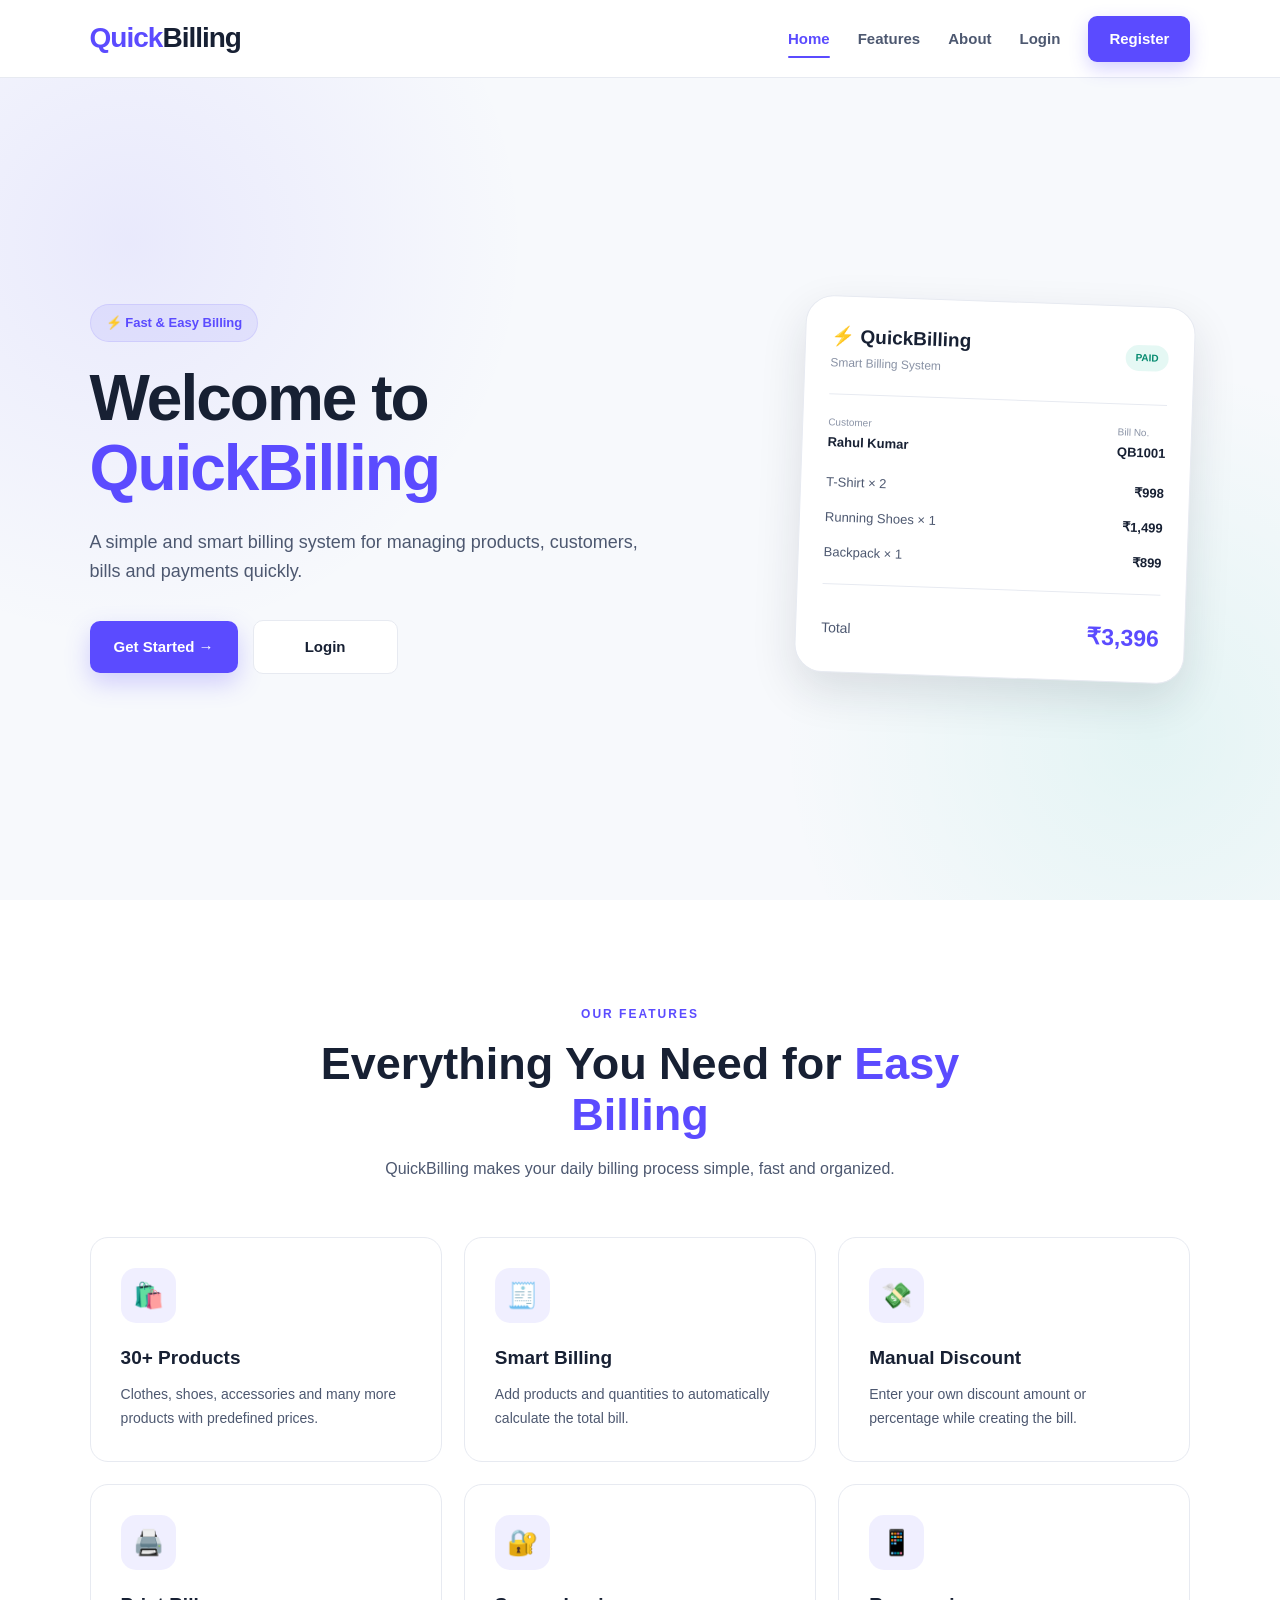
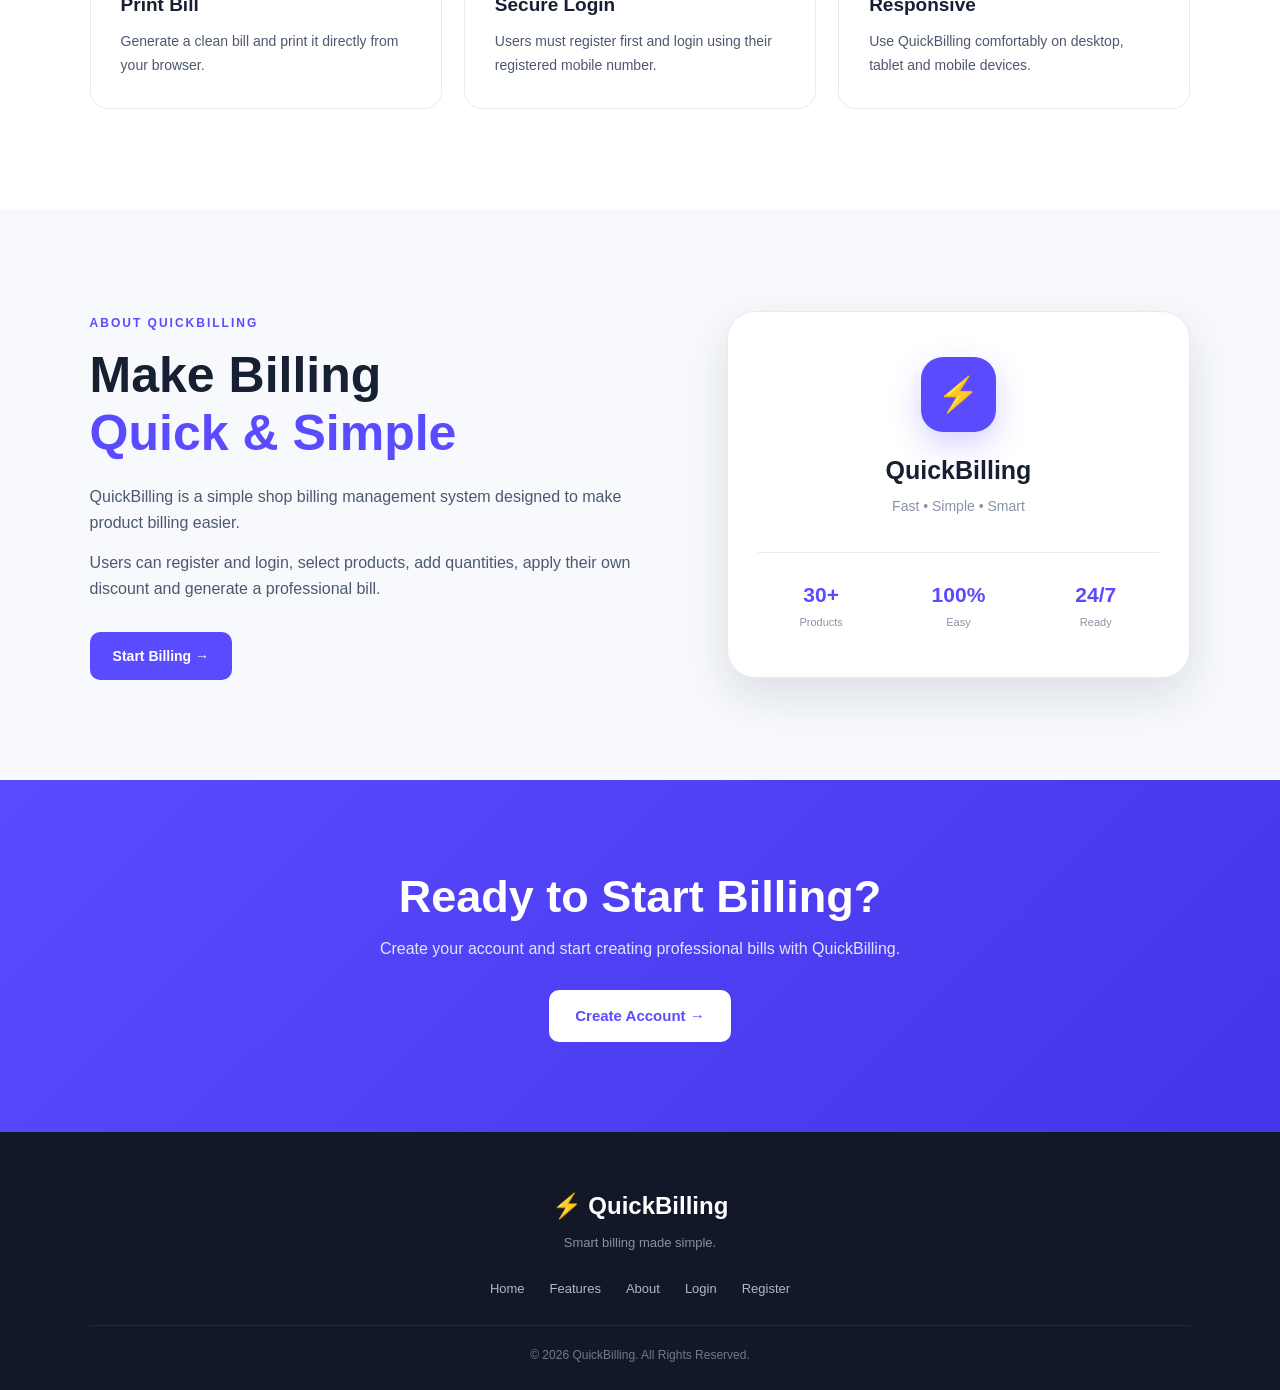
<file: index.html>
<!DOCTYPE html>
<html lang="en">
<head>
    <meta charset="UTF-8">
    <meta name="viewport" content="width=device-width, initial-scale=1.0">

    <title>QuickBilling | Smart Billing System</title>

    <link rel="stylesheet" href="style.css">
</head>

<body>

    <!-- ================= NAVBAR ================= -->

    <header class="navbar">

        <div class="logo">
            <span>Quick</span>Billing
        </div>

        <nav>
            <a href="index.html" class="active">Home</a>
            <a href="#features">Features</a>
            <a href="#about">About</a>
            <a href="login.html">Login</a>
            <a href="register.html" class="register-btn">Register</a>
        </nav>

    </header>


    <!-- ================= HERO SECTION ================= -->

    <section class="hero">

        <div class="hero-content">

            <div class="badge">
                ⚡ Fast & Easy Billing
            </div>

            <h1>
                Welcome to
                <span>QuickBilling</span>
            </h1>

            <p>
                A simple and smart billing system for managing
                products, customers, bills and payments quickly.
            </p>

            <div class="hero-buttons">

                <a href="register.html" class="btn primary-btn">
                    Get Started →
                </a>

                <a href="login.html" class="btn secondary-btn">
                    Login
                </a>

            </div>

        </div>


        <!-- BILL PREVIEW -->

        <div class="bill-preview">

            <div class="bill-top">

                <div>
                    <h3>⚡ QuickBilling</h3>
                    <p>Smart Billing System</p>
                </div>

                <span class="bill-status">
                    PAID
                </span>

            </div>

            <div class="bill-line"></div>

            <div class="customer-info">
                <div>
                    <small>Customer</small>
                    <strong>Rahul Kumar</strong>
                </div>

                <div>
                    <small>Bill No.</small>
                    <strong>QB1001</strong>
                </div>
            </div>


            <div class="bill-products">

                <div class="bill-product">
                    <span>T-Shirt × 2</span>
                    <strong>₹998</strong>
                </div>

                <div class="bill-product">
                    <span>Running Shoes × 1</span>
                    <strong>₹1,499</strong>
                </div>

                <div class="bill-product">
                    <span>Backpack × 1</span>
                    <strong>₹899</strong>
                </div>

            </div>

            <div class="bill-line"></div>

            <div class="bill-total">
                <span>Total</span>
                <strong>₹3,396</strong>
            </div>

        </div>

    </section>


    <!-- ================= FEATURES ================= -->

    <section class="features-section" id="features">

        <div class="section-heading">

            <span>OUR FEATURES</span>

            <h2>
                Everything You Need for
                <strong>Easy Billing</strong>
            </h2>

            <p>
                QuickBilling makes your daily billing process
                simple, fast and organized.
            </p>

        </div>


        <div class="features-container">


            <div class="feature-card">

                <div class="feature-icon">
                    🛍️
                </div>

                <h3>30+ Products</h3>

                <p>
                    Clothes, shoes, accessories and many more
                    products with predefined prices.
                </p>

            </div>


            <div class="feature-card">

                <div class="feature-icon">
                    🧾
                </div>

                <h3>Smart Billing</h3>

                <p>
                    Add products and quantities to automatically
                    calculate the total bill.
                </p>

            </div>


            <div class="feature-card">

                <div class="feature-icon">
                    💸
                </div>

                <h3>Manual Discount</h3>

                <p>
                    Enter your own discount amount or percentage
                    while creating the bill.
                </p>

            </div>


            <div class="feature-card">

                <div class="feature-icon">
                    🖨️
                </div>

                <h3>Print Bill</h3>

                <p>
                    Generate a clean bill and print it directly
                    from your browser.
                </p>

            </div>


            <div class="feature-card">

                <div class="feature-icon">
                    🔐
                </div>

                <h3>Secure Login</h3>

                <p>
                    Users must register first and login using
                    their registered mobile number.
                </p>

            </div>


            <div class="feature-card">

                <div class="feature-icon">
                    📱
                </div>

                <h3>Responsive</h3>

                <p>
                    Use QuickBilling comfortably on desktop,
                    tablet and mobile devices.
                </p>

            </div>

        </div>

    </section>


    <!-- ================= ABOUT ================= -->

    <section class="about-section" id="about">

        <div class="about-content">

            <div class="about-text">

                <span>ABOUT QUICKBILLING</span>

                <h2>
                    Make Billing
                    <strong>Quick & Simple</strong>
                </h2>

                <p>
                    QuickBilling is a simple shop billing management
                    system designed to make product billing easier.
                </p>

                <p>
                    Users can register and login, select products,
                    add quantities, apply their own discount and
                    generate a professional bill.
                </p>

                <a href="register.html" class="about-btn">
                    Start Billing →
                </a>

            </div>


            <div class="about-box">

                <div class="about-logo">
                    ⚡
                </div>

                <h3>QuickBilling</h3>

                <p>
                    Fast • Simple • Smart
                </p>

                <div class="about-stats">

                    <div>
                        <strong>30+</strong>
                        <span>Products</span>
                    </div>

                    <div>
                        <strong>100%</strong>
                        <span>Easy</span>
                    </div>

                    <div>
                        <strong>24/7</strong>
                        <span>Ready</span>
                    </div>

                </div>

            </div>

        </div>

    </section>


    <!-- ================= CALL TO ACTION ================= -->

    <section class="cta-section">

        <div>

            <h2>
                Ready to Start Billing?
            </h2>

            <p>
                Create your account and start creating
                professional bills with QuickBilling.
            </p>

            <a href="register.html" class="cta-btn">
                Create Account →
            </a>

        </div>

    </section>


    <!-- ================= FOOTER ================= -->

    <footer>

        <div class="footer-logo">
            ⚡ QuickBilling
        </div>

        <p>
            Smart billing made simple.
        </p>

        <div class="footer-links">
            <a href="index.html">Home</a>
            <a href="#features">Features</a>
            <a href="#about">About</a>
            <a href="login.html">Login</a>
            <a href="register.html">Register</a>
        </div>

        <div class="footer-bottom">
            © 2026 QuickBilling. All Rights Reserved.
        </div>

    </footer>


</body>
</html>
</file>
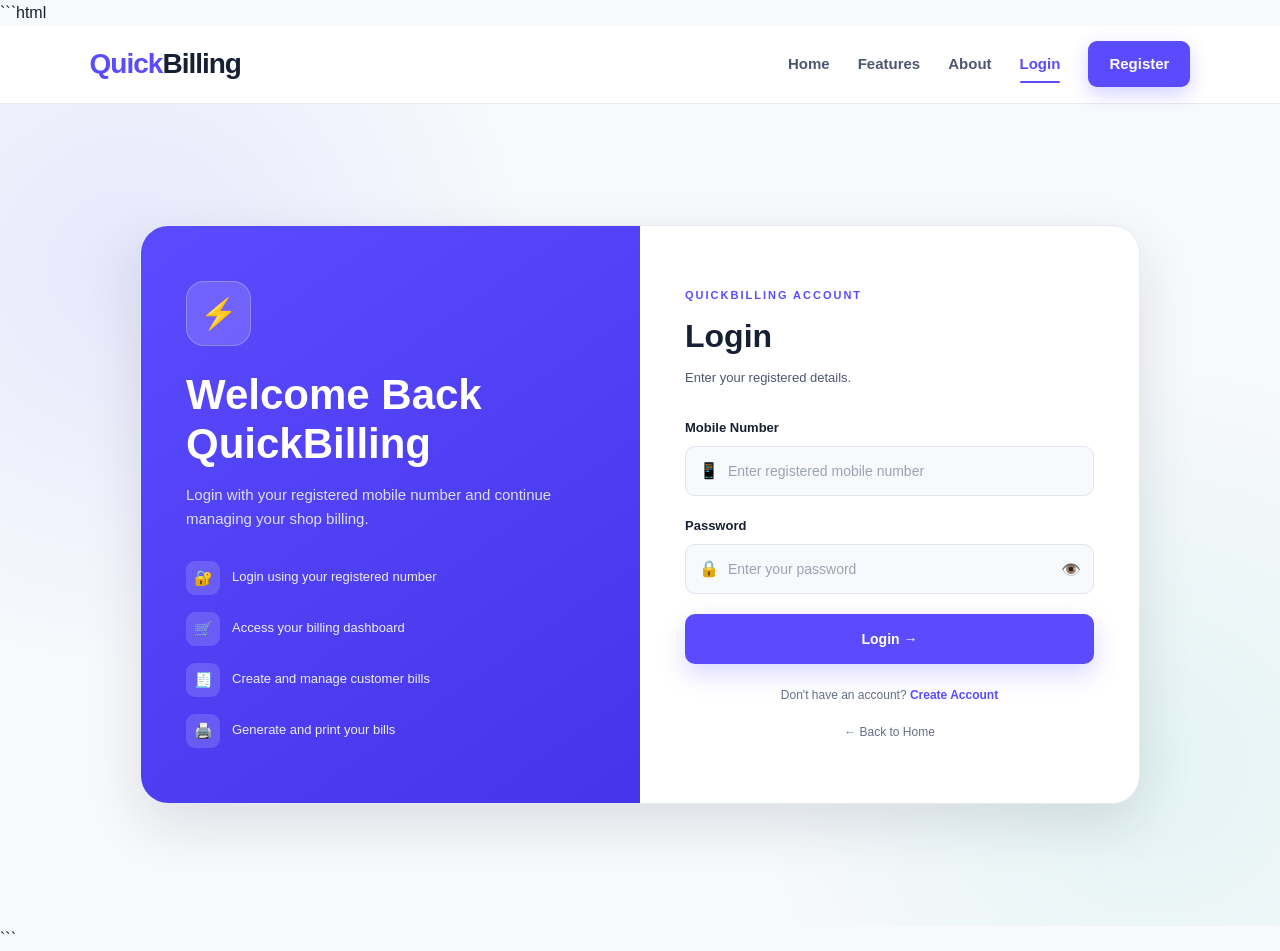
<file: login.html>
```html
<!DOCTYPE html>
<html lang="en">

<head>

    <meta charset="UTF-8">

    <meta
        name="viewport"
        content="width=device-width, initial-scale=1.0"
    >

    <title>Login | QuickBilling</title>

    <link rel="stylesheet" href="style.css">

    <style>

        /* =====================================================
           LOGIN PAGE
        ===================================================== */

        .login-page {

            min-height: calc(100vh - 78px);

            display: flex;

            align-items: center;

            justify-content: center;

            padding: 60px 20px;

            background:
                radial-gradient(
                    circle at 10% 20%,
                    rgba(91, 75, 255, 0.10),
                    transparent 30%
                ),
                radial-gradient(
                    circle at 90% 80%,
                    rgba(0, 184, 148, 0.08),
                    transparent 30%
                );
        }


        /* =====================================================
           LOGIN CONTAINER
        ===================================================== */

        .login-container {

            width: 100%;

            max-width: 1000px;

            display: grid;

            grid-template-columns: 1fr 1fr;

            background: #ffffff;

            border: 1px solid #e7eaf1;

            border-radius: 28px;

            overflow: hidden;

            box-shadow:
                0 20px 55px rgba(23, 32, 51, 0.12);
        }


        /* =====================================================
           LEFT SIDE
        ===================================================== */

        .login-info {

            padding: 55px 45px;

            display: flex;

            flex-direction: column;

            justify-content: center;

            color: #ffffff;

            background:
                linear-gradient(
                    145deg,
                    #5b4bff,
                    #4435e8
                );
        }


        .login-logo {

            width: 65px;

            height: 65px;

            display: flex;

            align-items: center;

            justify-content: center;

            margin-bottom: 25px;

            background:
                rgba(255, 255, 255, 0.15);

            border:
                1px solid rgba(255, 255, 255, 0.25);

            border-radius: 18px;

            font-size: 30px;
        }


        .login-info h1 {

            font-size: 42px;

            line-height: 1.15;

            margin-bottom: 15px;
        }


        .login-info h1 span {

            display: block;

            color: #ffffff;
        }


        .login-info > p {

            max-width: 430px;

            color:
                rgba(255, 255, 255, 0.82);

            font-size: 15px;

            margin-bottom: 30px;
        }


        /* =====================================================
           LOGIN FEATURES
        ===================================================== */

        .login-features {

            display: flex;

            flex-direction: column;

            gap: 17px;
        }


        .login-feature {

            display: flex;

            align-items: center;

            gap: 12px;
        }


        .login-feature-icon {

            width: 34px;

            height: 34px;

            flex-shrink: 0;

            display: flex;

            align-items: center;

            justify-content: center;

            background:
                rgba(255, 255, 255, 0.15);

            border-radius: 9px;

            font-size: 15px;
        }


        .login-feature span {

            color:
                rgba(255, 255, 255, 0.90);

            font-size: 13px;
        }


        /* =====================================================
           RIGHT SIDE
        ===================================================== */

        .login-form-box {

            padding: 55px 45px;

            display: flex;

            flex-direction: column;

            justify-content: center;
        }


        /* =====================================================
           HEADING
        ===================================================== */

        .login-heading {

            margin-bottom: 30px;
        }


        .login-heading span {

            color: #5b4bff;

            font-size: 11px;

            font-weight: 800;

            letter-spacing: 2px;
        }


        .login-heading h2 {

            color: #172033;

            font-size: 32px;

            margin: 7px 0 5px;
        }


        .login-heading p {

            color: #4d5870;

            font-size: 13px;
        }


        /* =====================================================
           INPUT GROUP
        ===================================================== */

        .login-group {

            margin-bottom: 20px;
        }


        .login-group label {

            display: block;

            margin-bottom: 7px;

            color: #172033;

            font-size: 13px;

            font-weight: 700;
        }


        .login-input-wrapper {

            position: relative;
        }


        .login-input-icon {

            position: absolute;

            left: 14px;

            top: 50%;

            transform: translateY(-50%);

            font-size: 16px;

            pointer-events: none;
        }


        .login-group input {

            width: 100%;

            height: 50px;

            padding:
                0 14px 0 42px;

            color: #172033;

            background: #f8f9fc;

            border:
                1px solid #e1e5ed;

            border-radius: 10px;

            outline: none;

            font-family: inherit;

            font-size: 14px;

            transition:
                border-color 0.3s ease,
                box-shadow 0.3s ease,
                background 0.3s ease;
        }


        .login-group input:focus {

            background: #ffffff;

            border-color: #5b4bff;

            box-shadow:
                0 0 0 4px
                rgba(91, 75, 255, 0.10);
        }


        .login-group input::placeholder {

            color: #9ba3b3;
        }


        /* =====================================================
           PASSWORD
        ===================================================== */

        .login-password-wrapper input {

            padding-right: 50px;
        }


        .login-show-password {

            position: absolute;

            right: 13px;

            top: 50%;

            transform: translateY(-50%);

            border: none;

            background: transparent;

            cursor: pointer;

            font-size: 16px;
        }


        /* =====================================================
           ERROR MESSAGE
        ===================================================== */

        .login-error {

            display: none;

            padding: 12px;

            margin-bottom: 18px;

            color: #c62828;

            background: #fff0f0;

            border:
                1px solid #ffd0d0;

            border-radius: 9px;

            text-align: center;

            font-size: 12px;

            font-weight: 700;
        }


        .login-error.show {

            display: block;
        }


        /* =====================================================
           SUCCESS MESSAGE
        ===================================================== */

        .login-success {

            display: none;

            padding: 12px;

            margin-bottom: 18px;

            color: #087f5b;

            background: #e9f9f3;

            border:
                1px solid #bcebdc;

            border-radius: 9px;

            text-align: center;

            font-size: 12px;

            font-weight: 700;
        }


        .login-success.show {

            display: block;
        }


        /* =====================================================
           LOGIN BUTTON
        ===================================================== */

        .login-submit {

            width: 100%;

            height: 50px;

            border: none;

            color: #ffffff;

            background: #5b4bff;

            border-radius: 10px;

            cursor: pointer;

            font-family: inherit;

            font-size: 14px;

            font-weight: 800;

            box-shadow:
                0 10px 24px
                rgba(91, 75, 255, 0.22);

            transition:
                background 0.3s ease,
                transform 0.3s ease,
                box-shadow 0.3s ease;
        }


        .login-submit:hover {

            background: #4435e8;

            transform: translateY(-2px);

            box-shadow:
                0 14px 28px
                rgba(91, 75, 255, 0.30);
        }


        .login-submit:active {

            transform: translateY(0);
        }


        /* =====================================================
           REGISTER LINK
        ===================================================== */

        .register-link {

            margin-top: 22px;

            text-align: center;

            color: #667085;

            font-size: 12px;
        }


        .register-link a {

            color: #5b4bff;

            font-weight: 800;
        }


        /* =====================================================
           HOME LINK
        ===================================================== */

        .back-home {

            margin-top: 18px;

            text-align: center;
        }


        .back-home a {

            color: #667085;

            font-size: 12px;

            transition: color 0.3s ease;
        }


        .back-home a:hover {

            color: #5b4bff;
        }


        /* =====================================================
           MOBILE
        ===================================================== */

        @media (max-width: 800px) {

            .login-container {

                grid-template-columns: 1fr;
            }


            .login-info {

                padding: 40px 30px;
            }


            .login-info h1 {

                font-size: 34px;
            }


            .login-form-box {

                padding: 40px 30px;
            }
        }


        @media (max-width: 500px) {

            .login-page {

                padding: 35px 15px;
            }


            .login-container {

                border-radius: 20px;
            }


            .login-info {

                padding: 35px 25px;
            }


            .login-info h1 {

                font-size: 30px;
            }


            .login-info > p {

                font-size: 13px;
            }


            .login-form-box {

                padding: 35px 25px;
            }


            .login-heading h2 {

                font-size: 27px;
            }
        }

    </style>

</head>


<body>


    <!-- =====================================================
         NAVBAR
    ===================================================== -->

    <header class="navbar">

        <div class="logo">

            <span>Quick</span>Billing

        </div>


        <nav>

            <a href="index.html">
                Home
            </a>

            <a href="index.html#features">
                Features
            </a>

            <a href="index.html#about">
                About
            </a>

            <a
                href="login.html"
                class="active"
            >
                Login
            </a>

            <a
                href="register.html"
                class="register-btn"
            >
                Register
            </a>

        </nav>

    </header>


    <!-- =====================================================
         LOGIN PAGE
    ===================================================== -->

    <main class="login-page">

        <div class="login-container">


            <!-- =================================================
                 LEFT INFORMATION
            ================================================= -->

            <section class="login-info">

                <div class="login-logo">
                    ⚡
                </div>


                <h1>

                    Welcome Back

                    <span>QuickBilling</span>

                </h1>


                <p>

                    Login with your registered mobile number
                    and continue managing your shop billing.

                </p>


                <div class="login-features">


                    <div class="login-feature">

                        <div class="login-feature-icon">
                            🔐
                        </div>

                        <span>
                            Login using your registered number
                        </span>

                    </div>


                    <div class="login-feature">

                        <div class="login-feature-icon">
                            🛒
                        </div>

                        <span>
                            Access your billing dashboard
                        </span>

                    </div>


                    <div class="login-feature">

                        <div class="login-feature-icon">
                            🧾
                        </div>

                        <span>
                            Create and manage customer bills
                        </span>

                    </div>


                    <div class="login-feature">

                        <div class="login-feature-icon">
                            🖨️
                        </div>

                        <span>
                            Generate and print your bills
                        </span>

                    </div>


                </div>

            </section>


            <!-- =================================================
                 LOGIN FORM
            ================================================= -->

            <section class="login-form-box">


                <div class="login-heading">

                    <span>
                        QUICKBILLING ACCOUNT
                    </span>


                    <h2>
                        Login
                    </h2>


                    <p>
                        Enter your registered details.
                    </p>

                </div>


                <!-- ERROR -->

                <div
                    id="loginError"
                    class="login-error"
                >
                    Invalid Number or Password.
                </div>


                <!-- SUCCESS -->

                <div
                    id="loginSuccess"
                    class="login-success"
                >
                    Login successful! Opening billing...
                </div>


                <!-- FORM -->

                <form
                    id="loginForm"
                    novalidate
                >


                    <!-- MOBILE -->

                    <div class="login-group">

                        <label for="loginMobile">
                            Mobile Number
                        </label>


                        <div class="login-input-wrapper">

                            <span class="login-input-icon">
                                📱
                            </span>


                            <input
                                type="tel"
                                id="loginMobile"
                                placeholder="Enter registered mobile number"
                                maxlength="10"
                                inputmode="numeric"
                                autocomplete="tel"
                            >

                        </div>

                    </div>


                    <!-- PASSWORD -->

                    <div class="login-group">

                        <label for="loginPassword">
                            Password
                        </label>


                        <div
                            class="login-input-wrapper login-password-wrapper"
                        >

                            <span class="login-input-icon">
                                🔒
                            </span>


                            <input
                                type="password"
                                id="loginPassword"
                                placeholder="Enter your password"
                                autocomplete="current-password"
                            >


                            <button
                                type="button"
                                id="loginShowPassword"
                                class="login-show-password"
                                aria-label="Show password"
                            >
                                👁️
                            </button>

                        </div>

                    </div>


                    <!-- LOGIN BUTTON -->

                    <button
                        type="submit"
                        class="login-submit"
                    >
                        Login →
                    </button>


                    <!-- REGISTER -->

                    <div class="register-link">

                        Don't have an account?

                        <a href="register.html">
                            Create Account
                        </a>

                    </div>


                    <!-- HOME -->

                    <div class="back-home">

                        <a href="index.html">
                            ← Back to Home
                        </a>

                    </div>


                </form>

            </section>

        </div>

    </main>


    <!-- =====================================================
         JAVASCRIPT
    ===================================================== -->

    <script>

        /* =====================================================
           ELEMENTS
        ===================================================== */

        const loginForm =
            document.getElementById("loginForm");

        const loginMobile =
            document.getElementById("loginMobile");

        const loginPassword =
            document.getElementById("loginPassword");

        const loginError =
            document.getElementById("loginError");

        const loginSuccess =
            document.getElementById("loginSuccess");

        const loginShowPassword =
            document.getElementById("loginShowPassword");


        /* =====================================================
           MOBILE NUMBER
           ONLY NUMBERS
        ===================================================== */

        loginMobile.addEventListener(
            "input",
            function () {

                this.value =
                    this.value.replace(/\D/g, "");

            }
        );


        /* =====================================================
           SHOW / HIDE PASSWORD
        ===================================================== */

        loginShowPassword.addEventListener(
            "click",
            function () {

                if (
                    loginPassword.type === "password"
                ) {

                    loginPassword.type = "text";

                    this.textContent = "🙈";

                } else {

                    loginPassword.type = "password";

                    this.textContent = "👁️";

                }

            }
        );


        /* =====================================================
           LOGIN
        ===================================================== */

        loginForm.addEventListener(
            "submit",
            function (event) {

                event.preventDefault();


                /* Hide previous messages */

                loginError.classList.remove("show");

                loginSuccess.classList.remove("show");


                const mobileValue =
                    loginMobile.value.trim();

                const passwordValue =
                    loginPassword.value;


                /* =================================================
                   CHECK USER REGISTRATION
                ================================================= */

                const savedUser =
                    localStorage.getItem(
                        "quickBillingUser"
                    );


                if (!savedUser) {

                    loginError.textContent =
                        "No account found. Please register first.";

                    loginError.classList.add("show");

                    return;
                }


                /* =================================================
                   READ USER DATA
                ================================================= */

                let userData;


                try {

                    userData =
                        JSON.parse(savedUser);

                } catch (error) {

                    loginError.textContent =
                        "Account data is invalid. Please register again.";

                    loginError.classList.add("show");

                    return;
                }


                /* =================================================
                   MOBILE VALIDATION
                ================================================= */

                const mobilePattern =
                    /^[6-9][0-9]{9}$/;


                if (
                    !mobilePattern.test(mobileValue)
                ) {

                    loginError.textContent =
                        "Please enter a valid 10 digit mobile number.";

                    loginError.classList.add("show");

                    return;
                }


                /* =================================================
                   LOGIN CHECK
                ================================================= */

                if (
                    mobileValue === userData.mobile &&
                    passwordValue === userData.password
                ) {


                    /* Save login status */

                    localStorage.setItem(
                        "quickBillingLoggedIn",
                        "true"
                    );


                    /* Save current user */

                    localStorage.setItem(
                        "quickBillingCurrentUser",
                        JSON.stringify(userData)
                    );


                    /* Show success */

                    loginSuccess.classList.add("show");


                    /* Open billing page */

                    setTimeout(
                        function () {

                            window.location.href =
                                "billing.html";

                        },
                        800
                    );


                } else {


                    /* Wrong login */

                    loginError.textContent =
                        "Invalid Number or Password.";

                    loginError.classList.add("show");

                }

            }
        );

    </script>


</body>

</html>
```
</file>
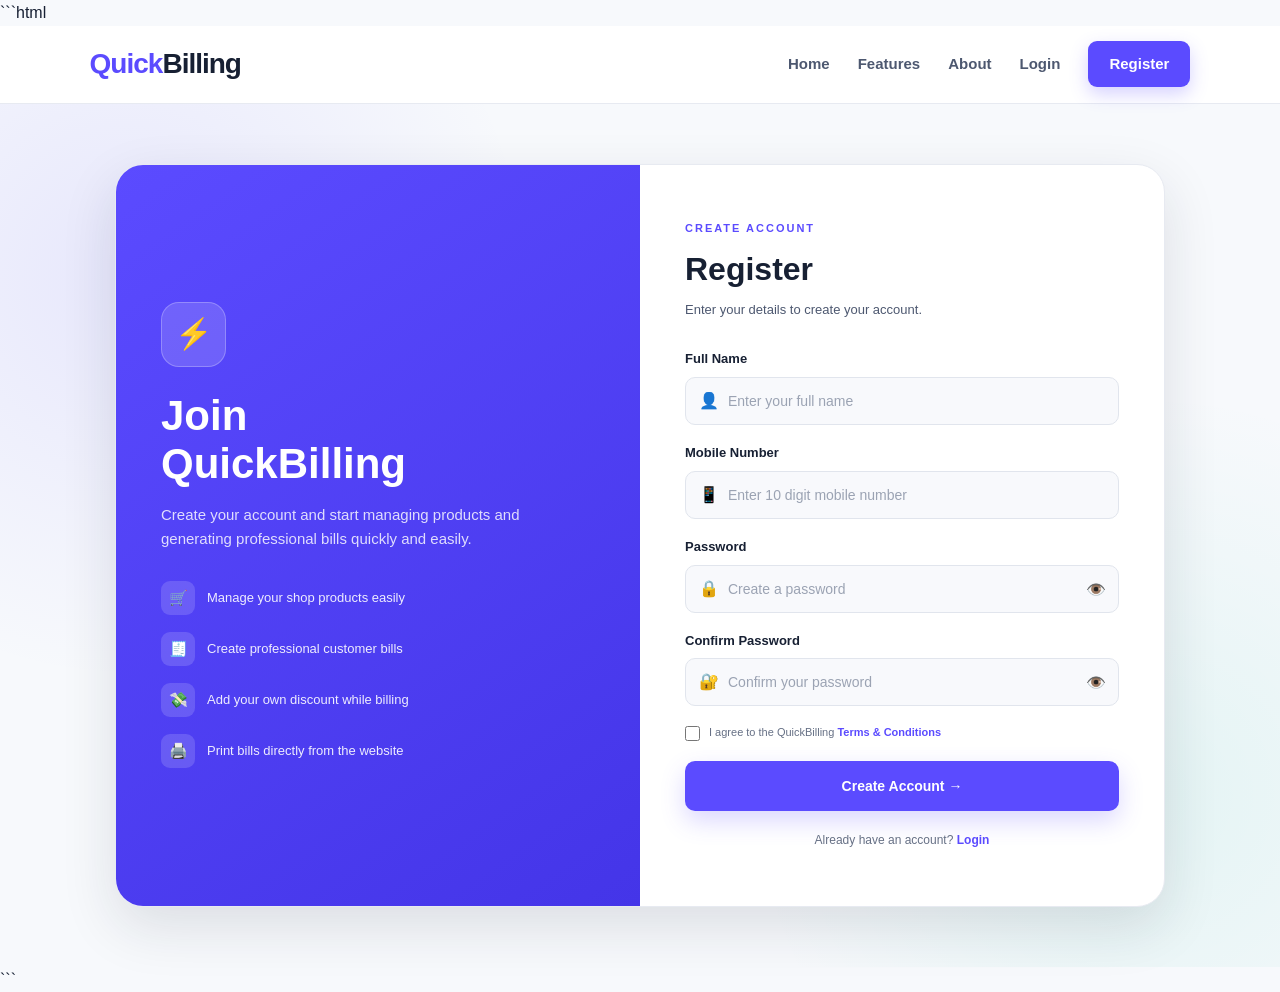
<file: register.html>
```html
<!DOCTYPE html>
<html lang="en">
<head>
    <meta charset="UTF-8">
    <meta name="viewport" content="width=device-width, initial-scale=1.0">

    <title>Register | QuickBilling</title>

    <link rel="stylesheet" href="style.css">

    <style>
        /* =====================================================
           REGISTER PAGE
        ===================================================== */

        .register-page {
            min-height: calc(100vh - 78px);

            display: flex;
            align-items: center;
            justify-content: center;

            padding: 60px 20px;

            background:
                radial-gradient(
                    circle at 10% 20%,
                    rgba(91, 75, 255, 0.10),
                    transparent 30%
                ),
                radial-gradient(
                    circle at 90% 80%,
                    rgba(0, 184, 148, 0.08),
                    transparent 30%
                );
        }

        .register-container {
            width: 100%;
            max-width: 1050px;

            display: grid;
            grid-template-columns: 1fr 1fr;

            background: #ffffff;

            border: 1px solid #e7eaf1;

            border-radius: 28px;

            overflow: hidden;

            box-shadow: 0 20px 55px rgba(23, 32, 51, 0.12);
        }


        /* =====================================================
           LEFT SIDE
        ===================================================== */

        .register-info {
            padding: 55px 45px;

            display: flex;
            flex-direction: column;
            justify-content: center;

            color: #ffffff;

            background:
                linear-gradient(
                    145deg,
                    #5b4bff,
                    #4435e8
                );
        }

        .register-logo {
            width: 65px;
            height: 65px;

            display: flex;
            align-items: center;
            justify-content: center;

            margin-bottom: 25px;

            background: rgba(255, 255, 255, 0.15);

            border: 1px solid rgba(255, 255, 255, 0.25);

            border-radius: 18px;

            font-size: 30px;
        }

        .register-info h1 {
            font-size: 42px;

            line-height: 1.15;

            margin-bottom: 15px;
        }

        .register-info h1 span {
            display: block;

            color: #ffffff;
        }

        .register-info > p {
            max-width: 430px;

            color: rgba(255, 255, 255, 0.82);

            font-size: 15px;

            margin-bottom: 30px;
        }


        /* Features */

        .register-features {
            display: flex;
            flex-direction: column;

            gap: 17px;
        }

        .register-feature {
            display: flex;

            align-items: center;

            gap: 12px;
        }

        .register-feature-icon {
            width: 34px;
            height: 34px;

            flex-shrink: 0;

            display: flex;
            align-items: center;
            justify-content: center;

            background: rgba(255, 255, 255, 0.15);

            border-radius: 9px;

            font-size: 15px;
        }

        .register-feature span {
            color: rgba(255, 255, 255, 0.90);

            font-size: 13px;
        }


        /* =====================================================
           RIGHT SIDE FORM
        ===================================================== */

        .register-form-box {
            padding: 55px 45px;

            display: flex;
            flex-direction: column;
            justify-content: center;
        }

        .form-heading {
            margin-bottom: 28px;
        }

        .form-heading span {
            color: #5b4bff;

            font-size: 11px;
            font-weight: 800;

            letter-spacing: 2px;
        }

        .form-heading h2 {
            color: #172033;

            font-size: 32px;

            margin: 7px 0 5px;
        }

        .form-heading p {
            color: #4d5870;

            font-size: 13px;
        }


        /* =====================================================
           FORM GROUP
        ===================================================== */

        .form-group {
            margin-bottom: 18px;
        }

        .form-group label {
            display: block;

            margin-bottom: 7px;

            color: #172033;

            font-size: 13px;
            font-weight: 700;
        }

        .input-wrapper {
            position: relative;
        }

        .input-icon {
            position: absolute;

            left: 14px;
            top: 50%;

            transform: translateY(-50%);

            font-size: 16px;

            pointer-events: none;
        }

        .form-group input {
            width: 100%;

            height: 48px;

            padding: 0 14px 0 42px;

            color: #172033;

            background: #f8f9fc;

            border: 1px solid #e1e5ed;

            border-radius: 10px;

            outline: none;

            font-family: inherit;
            font-size: 14px;

            transition:
                border-color 0.3s ease,
                box-shadow 0.3s ease,
                background 0.3s ease;
        }

        .form-group input:focus {
            background: #ffffff;

            border-color: #5b4bff;

            box-shadow: 0 0 0 4px rgba(91, 75, 255, 0.10);
        }

        .form-group input::placeholder {
            color: #9ba3b3;
        }


        /* =====================================================
           PASSWORD
        ===================================================== */

        .password-wrapper input {
            padding-right: 48px;
        }

        .show-password {
            position: absolute;

            right: 13px;
            top: 50%;

            transform: translateY(-50%);

            border: none;

            background: transparent;

            cursor: pointer;

            font-size: 16px;
        }


        /* =====================================================
           ERROR MESSAGE
        ===================================================== */

        .error-message {
            display: none;

            margin-top: 5px;

            color: #e53935;

            font-size: 11px;
        }

        .error-message.show {
            display: block;
        }


        /* =====================================================
           TERMS
        ===================================================== */

        .terms {
            display: flex;

            align-items: flex-start;

            gap: 9px;

            margin: 5px 0 20px;
        }

        .terms input {
            width: 15px;
            height: 15px;

            margin-top: 2px;

            accent-color: #5b4bff;

            cursor: pointer;
        }

        .terms label {
            color: #667085;

            font-size: 11px;

            line-height: 1.5;

            cursor: pointer;
        }

        .terms a {
            color: #5b4bff;

            font-weight: 700;
        }


        /* =====================================================
           REGISTER BUTTON
        ===================================================== */

        .register-submit {
            width: 100%;

            height: 50px;

            border: none;

            color: #ffffff;

            background: #5b4bff;

            border-radius: 10px;

            cursor: pointer;

            font-family: inherit;

            font-size: 14px;
            font-weight: 800;

            box-shadow: 0 10px 24px rgba(91, 75, 255, 0.22);

            transition:
                background 0.3s ease,
                transform 0.3s ease,
                box-shadow 0.3s ease;
        }

        .register-submit:hover {
            background: #4435e8;

            transform: translateY(-2px);

            box-shadow: 0 14px 28px rgba(91, 75, 255, 0.30);
        }

        .register-submit:active {
            transform: translateY(0);
        }


        /* =====================================================
           LOGIN LINK
        ===================================================== */

        .login-link {
            margin-top: 20px;

            text-align: center;

            color: #667085;

            font-size: 12px;
        }

        .login-link a {
            color: #5b4bff;

            font-weight: 800;
        }


        /* =====================================================
           SUCCESS MESSAGE
        ===================================================== */

        .success-message {
            display: none;

            padding: 12px;

            margin-bottom: 18px;

            color: #087f5b;

            background: #e9f9f3;

            border: 1px solid #bcebdc;

            border-radius: 9px;

            text-align: center;

            font-size: 12px;
            font-weight: 700;
        }

        .success-message.show {
            display: block;
        }


        /* =====================================================
           MOBILE RESPONSIVE
        ===================================================== */

        @media (max-width: 800px) {

            .register-container {
                grid-template-columns: 1fr;
            }

            .register-info {
                padding: 40px 30px;
            }

            .register-info h1 {
                font-size: 34px;
            }

            .register-form-box {
                padding: 40px 30px;
            }
        }


        @media (max-width: 500px) {

            .register-page {
                padding: 35px 15px;
            }

            .register-container {
                border-radius: 20px;
            }

            .register-info {
                padding: 35px 25px;
            }

            .register-info h1 {
                font-size: 30px;
            }

            .register-info > p {
                font-size: 13px;
            }

            .register-form-box {
                padding: 35px 25px;
            }

            .form-heading h2 {
                font-size: 27px;
            }
        }
    </style>
</head>

<body>


    <!-- =====================================================
         NAVBAR
    ===================================================== -->

    <header class="navbar">

        <div class="logo">
            <span>Quick</span>Billing
        </div>

        <nav>

            <a href="index.html">
                Home
            </a>

            <a href="index.html#features">
                Features
            </a>

            <a href="index.html#about">
                About
            </a>

            <a href="login.html">
                Login
            </a>

            <a href="register.html" class="register-btn">
                Register
            </a>

        </nav>

    </header>


    <!-- =====================================================
         REGISTER PAGE
    ===================================================== -->

    <main class="register-page">

        <div class="register-container">


            <!-- =================================================
                 LEFT INFORMATION
            ================================================= -->

            <section class="register-info">

                <div class="register-logo">
                    ⚡
                </div>

                <h1>
                    Join
                    <span>QuickBilling</span>
                </h1>

                <p>
                    Create your account and start managing
                    products and generating professional bills
                    quickly and easily.
                </p>


                <div class="register-features">

                    <div class="register-feature">

                        <div class="register-feature-icon">
                            🛒
                        </div>

                        <span>
                            Manage your shop products easily
                        </span>

                    </div>


                    <div class="register-feature">

                        <div class="register-feature-icon">
                            🧾
                        </div>

                        <span>
                            Create professional customer bills
                        </span>

                    </div>


                    <div class="register-feature">

                        <div class="register-feature-icon">
                            💸
                        </div>

                        <span>
                            Add your own discount while billing
                        </span>

                    </div>


                    <div class="register-feature">

                        <div class="register-feature-icon">
                            🖨️
                        </div>

                        <span>
                            Print bills directly from the website
                        </span>

                    </div>

                </div>

            </section>


            <!-- =================================================
                 REGISTER FORM
            ================================================= -->

            <section class="register-form-box">

                <div class="form-heading">

                    <span>CREATE ACCOUNT</span>

                    <h2>
                        Register
                    </h2>

                    <p>
                        Enter your details to create your account.
                    </p>

                </div>


                <!-- SUCCESS MESSAGE -->

                <div id="successMessage" class="success-message">
                    Registration successful! Redirecting to login...
                </div>


                <!-- FORM -->

                <form id="registerForm" novalidate>


                    <!-- FULL NAME -->

                    <div class="form-group">

                        <label for="fullName">
                            Full Name
                        </label>

                        <div class="input-wrapper">

                            <span class="input-icon">
                                👤
                            </span>

                            <input
                                type="text"
                                id="fullName"
                                placeholder="Enter your full name"
                                autocomplete="name"
                            >

                        </div>

                        <div
                            id="nameError"
                            class="error-message"
                        >
                            Please enter your name.
                        </div>

                    </div>


                    <!-- MOBILE NUMBER -->

                    <div class="form-group">

                        <label for="mobile">
                            Mobile Number
                        </label>

                        <div class="input-wrapper">

                            <span class="input-icon">
                                📱
                            </span>

                            <input
                                type="tel"
                                id="mobile"
                                placeholder="Enter 10 digit mobile number"
                                maxlength="10"
                                inputmode="numeric"
                                autocomplete="tel"
                            >

                        </div>

                        <div
                            id="mobileError"
                            class="error-message"
                        >
                            Please enter a valid 10 digit mobile number.
                        </div>

                    </div>


                    <!-- PASSWORD -->

                    <div class="form-group">

                        <label for="password">
                            Password
                        </label>

                        <div class="input-wrapper password-wrapper">

                            <span class="input-icon">
                                🔒
                            </span>

                            <input
                                type="password"
                                id="password"
                                placeholder="Create a password"
                                minlength="6"
                                autocomplete="new-password"
                            >

                            <button
                                type="button"
                                class="show-password"
                                id="showPassword"
                                aria-label="Show password"
                            >
                                👁️
                            </button>

                        </div>

                        <div
                            id="passwordError"
                            class="error-message"
                        >
                            Password must contain at least 6 characters.
                        </div>

                    </div>


                    <!-- CONFIRM PASSWORD -->

                    <div class="form-group">

                        <label for="confirmPassword">
                            Confirm Password
                        </label>

                        <div class="input-wrapper password-wrapper">

                            <span class="input-icon">
                                🔐
                            </span>

                            <input
                                type="password"
                                id="confirmPassword"
                                placeholder="Confirm your password"
                                autocomplete="new-password"
                            >

                            <button
                                type="button"
                                class="show-password"
                                id="showConfirmPassword"
                                aria-label="Show confirm password"
                            >
                                👁️
                            </button>

                        </div>

                        <div
                            id="confirmPasswordError"
                            class="error-message"
                        >
                            Passwords do not match.
                        </div>

                    </div>


                    <!-- TERMS -->

                    <div class="terms">

                        <input
                            type="checkbox"
                            id="terms"
                        >

                        <label for="terms">
                            I agree to the QuickBilling
                            <a href="#">
                                Terms & Conditions
                            </a>
                        </label>

                    </div>

                    <div
                        id="termsError"
                        class="error-message"
                    >
                        Please accept the terms and conditions.
                    </div>


                    <!-- SUBMIT -->

                    <button
                        type="submit"
                        class="register-submit"
                    >
                        Create Account →
                    </button>


                    <!-- LOGIN -->

                    <div class="login-link">

                        Already have an account?

                        <a href="login.html">
                            Login
                        </a>

                    </div>

                </form>

            </section>

        </div>

    </main>


    <!-- =====================================================
         JAVASCRIPT
    ===================================================== -->

    <script>

        /* =====================================================
           ELEMENTS
        ===================================================== */

        const registerForm =
            document.getElementById("registerForm");

        const fullName =
            document.getElementById("fullName");

        const mobile =
            document.getElementById("mobile");

        const password =
            document.getElementById("password");

        const confirmPassword =
            document.getElementById("confirmPassword");

        const terms =
            document.getElementById("terms");

        const successMessage =
            document.getElementById("successMessage");


        /* =====================================================
           ERROR ELEMENTS
        ===================================================== */

        const nameError =
            document.getElementById("nameError");

        const mobileError =
            document.getElementById("mobileError");

        const passwordError =
            document.getElementById("passwordError");

        const confirmPasswordError =
            document.getElementById("confirmPasswordError");

        const termsError =
            document.getElementById("termsError");


        /* =====================================================
           MOBILE INPUT
           ONLY NUMBERS ALLOWED
        ===================================================== */

        mobile.addEventListener("input", function () {

            this.value = this.value.replace(/\D/g, "");

        });


        /* =====================================================
           SHOW / HIDE PASSWORD
        ===================================================== */

        const showPassword =
            document.getElementById("showPassword");

        const showConfirmPassword =
            document.getElementById("showConfirmPassword");


        showPassword.addEventListener("click", function () {

            if (password.type === "password") {

                password.type = "text";

                this.textContent = "🙈";

            } else {

                password.type = "password";

                this.textContent = "👁️";
            }

        });


        showConfirmPassword.addEventListener("click", function () {

            if (confirmPassword.type === "password") {

                confirmPassword.type = "text";

                this.textContent = "🙈";

            } else {

                confirmPassword.type = "password";

                this.textContent = "👁️";
            }

        });


        /* =====================================================
           HIDE ALL ERRORS
        ===================================================== */

        function hideErrors() {

            nameError.classList.remove("show");

            mobileError.classList.remove("show");

            passwordError.classList.remove("show");

            confirmPasswordError.classList.remove("show");

            termsError.classList.remove("show");

            successMessage.classList.remove("show");

        }


        /* =====================================================
           FORM SUBMIT
        ===================================================== */

        registerForm.addEventListener("submit", function (event) {

            event.preventDefault();

            hideErrors();

            let isValid = true;


            /* -----------------------------------------------
               NAME VALIDATION
            ------------------------------------------------ */

            const nameValue =
                fullName.value.trim();

            if (nameValue.length < 2) {

                nameError.classList.add("show");

                isValid = false;
            }


            /* -----------------------------------------------
               MOBILE VALIDATION
            ------------------------------------------------ */

            const mobileValue =
                mobile.value.trim();

            const mobilePattern =
                /^[6-9][0-9]{9}$/;

            if (!mobilePattern.test(mobileValue)) {

                mobileError.classList.add("show");

                isValid = false;
            }


            /* -----------------------------------------------
               PASSWORD VALIDATION
            ------------------------------------------------ */

            const passwordValue =
                password.value;

            if (passwordValue.length < 6) {

                passwordError.classList.add("show");

                isValid = false;
            }


            /* -----------------------------------------------
               CONFIRM PASSWORD
            ------------------------------------------------ */

            if (
                confirmPassword.value !== passwordValue ||
                confirmPassword.value === ""
            ) {

                confirmPasswordError.classList.add("show");

                isValid = false;
            }


            /* -----------------------------------------------
               TERMS
            ------------------------------------------------ */

            if (!terms.checked) {

                termsError.classList.add("show");

                isValid = false;
            }


            /* -----------------------------------------------
               IF INVALID
            ------------------------------------------------ */

            if (!isValid) {

                return;
            }


            /* -----------------------------------------------
               SAVE REGISTRATION
            ------------------------------------------------ */

            const userData = {

                name: nameValue,

                mobile: mobileValue,

                password: passwordValue

            };


            localStorage.setItem(
                "quickBillingUser",
                JSON.stringify(userData)
            );


            /* -----------------------------------------------
               SUCCESS
            ------------------------------------------------ */

            successMessage.classList.add("show");


            /* -----------------------------------------------
               REDIRECT TO LOGIN
            ------------------------------------------------ */

            setTimeout(function () {

                window.location.href = "login.html";

            }, 1200);

        });

    </script>

</body>
</html>
```
</file>
<file: style.css>
/* =========================================================
   QUICKBILLING - COMPLETE STYLE SHEET
   Smart Shop Billing System
========================================================= */


/* =========================================================
   1. RESET & GLOBAL
========================================================= */

* {
    margin: 0;
    padding: 0;
    box-sizing: border-box;
}

html {
    scroll-behavior: smooth;
}

body {
    font-family: Arial, Helvetica, sans-serif;
    background: #f7f9fc;
    color: #172033;
    line-height: 1.6;
}

a {
    text-decoration: none;
    color: inherit;
}

button,
a {
    -webkit-tap-highlight-color: transparent;
}

img {
    max-width: 100%;
    display: block;
}


/* =========================================================
   2. ROOT VARIABLES
========================================================= */

:root {
    --primary: #5b4bff;
    --primary-dark: #4435e8;
    --secondary: #00b894;

    --dark: #172033;
    --dark-light: #4d5870;

    --white: #ffffff;
    --light: #f7f9fc;
    --border: #e7eaf1;

    --shadow-small: 0 8px 25px rgba(23, 32, 51, 0.07);
    --shadow-medium: 0 18px 45px rgba(23, 32, 51, 0.12);

    --radius-small: 10px;
    --radius-medium: 18px;
    --radius-large: 28px;
}


/* =========================================================
   3. NAVBAR
========================================================= */

.navbar {
    width: 100%;
    min-height: 78px;

    display: flex;
    align-items: center;
    justify-content: space-between;

    padding: 0 7%;

    background: rgba(255, 255, 255, 0.96);

    border-bottom: 1px solid var(--border);

    position: sticky;
    top: 0;
    z-index: 1000;

    backdrop-filter: blur(12px);
}


/* Logo */

.logo {
    font-size: 28px;
    font-weight: 800;
    letter-spacing: -1px;
    color: var(--dark);
}

.logo span {
    color: var(--primary);
}


/* Navigation */

.navbar nav {
    display: flex;
    align-items: center;
    gap: 28px;
}

.navbar nav a {
    font-size: 15px;
    font-weight: 600;
    color: var(--dark-light);

    position: relative;

    transition:
        color 0.3s ease,
        transform 0.3s ease;
}

.navbar nav a:hover {
    color: var(--primary);
}

.navbar nav a.active {
    color: var(--primary);
}


/* Active underline */

.navbar nav a.active::after {
    content: "";

    width: 100%;
    height: 2px;

    background: var(--primary);

    position: absolute;
    left: 0;
    bottom: -7px;

    border-radius: 10px;
}


/* Register Button */

.navbar nav .register-btn {
    padding: 11px 21px;

    color: var(--white);
    background: var(--primary);

    border-radius: 9px;

    box-shadow: 0 7px 18px rgba(91, 75, 255, 0.25);

    transition:
        background 0.3s ease,
        transform 0.3s ease,
        box-shadow 0.3s ease;
}

.navbar nav .register-btn:hover {
    color: var(--white);
    background: var(--primary-dark);

    transform: translateY(-2px);

    box-shadow: 0 10px 25px rgba(91, 75, 255, 0.35);
}


/* =========================================================
   4. HERO SECTION
========================================================= */

.hero {
    min-height: calc(100vh - 78px);

    padding: 80px 7%;

    display: flex;
    align-items: center;
    justify-content: space-between;

    gap: 70px;

    background:
        radial-gradient(
            circle at 10% 20%,
            rgba(91, 75, 255, 0.09),
            transparent 30%
        ),
        radial-gradient(
            circle at 90% 80%,
            rgba(0, 184, 148, 0.08),
            transparent 28%
        );

    overflow: hidden;
}


/* Hero Content */

.hero-content {
    width: 55%;
    max-width: 650px;
}

.badge {
    display: inline-block;

    padding: 8px 15px;

    margin-bottom: 22px;

    color: var(--primary);

    background: rgba(91, 75, 255, 0.09);

    border: 1px solid rgba(91, 75, 255, 0.12);

    border-radius: 50px;

    font-size: 13px;
    font-weight: 700;
}


.hero-content h1 {
    font-size: clamp(42px, 5vw, 72px);

    line-height: 1.08;

    letter-spacing: -2px;

    color: var(--dark);

    margin-bottom: 25px;
}

.hero-content h1 span {
    display: block;
    color: var(--primary);
}


.hero-content > p {
    max-width: 580px;

    font-size: 18px;

    color: var(--dark-light);

    margin-bottom: 35px;
}


/* Hero Buttons */

.hero-buttons {
    display: flex;
    align-items: center;
    gap: 15px;
}

.btn {
    display: inline-flex;

    align-items: center;
    justify-content: center;

    min-width: 145px;

    padding: 14px 24px;

    border-radius: 10px;

    font-size: 15px;
    font-weight: 700;

    transition:
        transform 0.3s ease,
        box-shadow 0.3s ease,
        background 0.3s ease;
}


.primary-btn {
    color: var(--white);
    background: var(--primary);

    box-shadow: 0 10px 25px rgba(91, 75, 255, 0.25);
}

.primary-btn:hover {
    background: var(--primary-dark);

    transform: translateY(-3px);

    box-shadow: 0 15px 30px rgba(91, 75, 255, 0.3);
}


.secondary-btn {
    color: var(--dark);

    background: var(--white);

    border: 1px solid var(--border);
}

.secondary-btn:hover {
    color: var(--primary);

    border-color: var(--primary);

    transform: translateY(-3px);
}


/* =========================================================
   5. BILL PREVIEW
========================================================= */

.bill-preview {
    width: 390px;

    padding: 25px;

    background: var(--white);

    border: 1px solid var(--border);

    border-radius: var(--radius-large);

    box-shadow: var(--shadow-medium);

    transform: rotate(2deg);

    transition:
        transform 0.4s ease,
        box-shadow 0.4s ease;
}

.bill-preview:hover {
    transform: rotate(0deg) translateY(-7px);

    box-shadow: 0 25px 55px rgba(23, 32, 51, 0.16);
}


/* Bill Top */

.bill-top {
    display: flex;

    align-items: center;
    justify-content: space-between;

    gap: 15px;
}

.bill-top h3 {
    font-size: 19px;

    color: var(--dark);
}

.bill-top p {
    color: #8992a5;

    font-size: 12px;

    margin-top: 2px;
}


.bill-status {
    padding: 5px 10px;

    color: #078b70;

    background: rgba(0, 184, 148, 0.1);

    border-radius: 50px;

    font-size: 10px;
    font-weight: 800;
}


/* Bill Line */

.bill-line {
    width: 100%;
    height: 1px;

    background: var(--border);

    margin: 20px 0;
}


/* Customer */

.customer-info {
    display: flex;

    justify-content: space-between;

    gap: 15px;

    margin-bottom: 20px;
}

.customer-info div {
    display: flex;

    flex-direction: column;

    gap: 2px;
}

.customer-info small {
    color: #8b94a7;

    font-size: 10px;
}

.customer-info strong {
    color: var(--dark);

    font-size: 13px;
}


/* Products */

.bill-products {
    display: flex;

    flex-direction: column;

    gap: 14px;
}

.bill-product {
    display: flex;

    justify-content: space-between;

    gap: 15px;

    font-size: 13px;
}

.bill-product span {
    color: var(--dark-light);
}

.bill-product strong {
    color: var(--dark);
}


/* Bill Total */

.bill-total {
    display: flex;

    align-items: center;
    justify-content: space-between;

    padding-top: 5px;
}

.bill-total span {
    color: var(--dark-light);

    font-size: 14px;
}

.bill-total strong {
    color: var(--primary);

    font-size: 23px;
}


/* =========================================================
   6. SECTION COMMON
========================================================= */

.features-section,
.about-section {
    padding: 100px 7%;
}


.section-heading {
    max-width: 700px;

    margin: 0 auto 55px;

    text-align: center;
}

.section-heading > span,
.about-text > span {
    color: var(--primary);

    font-size: 12px;
    font-weight: 800;

    letter-spacing: 2px;
}

.section-heading h2 {
    color: var(--dark);

    font-size: clamp(30px, 4vw, 45px);

    line-height: 1.15;

    margin: 12px 0 15px;
}

.section-heading h2 strong {
    color: var(--primary);
}

.section-heading p {
    color: var(--dark-light);

    font-size: 16px;
}


/* =========================================================
   7. FEATURES
========================================================= */

.features-section {
    background: var(--white);
}


.features-container {
    max-width: 1200px;

    margin: auto;

    display: grid;

    grid-template-columns: repeat(3, 1fr);

    gap: 22px;
}


.feature-card {
    padding: 30px;

    background: var(--white);

    border: 1px solid var(--border);

    border-radius: var(--radius-medium);

    transition:
        transform 0.3s ease,
        box-shadow 0.3s ease,
        border-color 0.3s ease;
}

.feature-card:hover {
    transform: translateY(-8px);

    border-color: rgba(91, 75, 255, 0.25);

    box-shadow: var(--shadow-medium);
}


.feature-icon {
    width: 55px;
    height: 55px;

    display: flex;

    align-items: center;
    justify-content: center;

    margin-bottom: 20px;

    background: rgba(91, 75, 255, 0.09);

    border-radius: 15px;

    font-size: 25px;
}


.feature-card h3 {
    color: var(--dark);

    font-size: 19px;

    margin-bottom: 10px;
}


.feature-card p {
    color: var(--dark-light);

    font-size: 14px;

    line-height: 1.7;
}


/* =========================================================
   8. ABOUT SECTION
========================================================= */

.about-section {
    background: var(--light);
}


.about-content {
    max-width: 1150px;

    margin: auto;

    display: grid;

    grid-template-columns: 1.1fr 0.9fr;

    align-items: center;

    gap: 70px;
}


.about-text h2 {
    color: var(--dark);

    font-size: clamp(34px, 4vw, 50px);

    line-height: 1.15;

    margin: 13px 0 22px;
}

.about-text h2 strong {
    display: block;

    color: var(--primary);
}


.about-text p {
    max-width: 600px;

    color: var(--dark-light);

    font-size: 16px;

    margin-bottom: 15px;
}


/* About Button */

.about-btn {
    display: inline-flex;

    margin-top: 15px;

    padding: 13px 23px;

    color: var(--white);

    background: var(--primary);

    border-radius: 10px;

    font-size: 14px;
    font-weight: 700;

    transition:
        transform 0.3s ease,
        background 0.3s ease;
}

.about-btn:hover {
    background: var(--primary-dark);

    transform: translateY(-3px);
}


/* About Box */

.about-box {
    padding: 45px 30px;

    text-align: center;

    background: var(--white);

    border: 1px solid var(--border);

    border-radius: var(--radius-large);

    box-shadow: var(--shadow-medium);
}


.about-logo {
    width: 75px;
    height: 75px;

    display: flex;

    align-items: center;
    justify-content: center;

    margin: 0 auto 18px;

    color: var(--white);

    background: var(--primary);

    border-radius: 22px;

    font-size: 34px;

    box-shadow: 0 12px 30px rgba(91, 75, 255, 0.25);
}


.about-box h3 {
    color: var(--dark);

    font-size: 25px;
}

.about-box > p {
    color: #8a93a5;

    font-size: 14px;

    margin-top: 5px;
}


/* Stats */

.about-stats {
    display: grid;

    grid-template-columns: repeat(3, 1fr);

    gap: 10px;

    margin-top: 35px;

    padding-top: 25px;

    border-top: 1px solid var(--border);
}


.about-stats div {
    display: flex;

    flex-direction: column;
}

.about-stats strong {
    color: var(--primary);

    font-size: 21px;
}

.about-stats span {
    color: #8a93a5;

    font-size: 11px;

    margin-top: 2px;
}


/* =========================================================
   9. CALL TO ACTION
========================================================= */

.cta-section {
    padding: 90px 7%;

    text-align: center;

    background:
        linear-gradient(
            135deg,
            #5b4bff,
            #4435e8
        );

    color: var(--white);
}


.cta-section h2 {
    font-size: clamp(30px, 4vw, 45px);

    line-height: 1.2;

    margin-bottom: 12px;
}


.cta-section p {
    max-width: 600px;

    margin: 0 auto 28px;

    color: rgba(255, 255, 255, 0.85);

    font-size: 16px;
}


.cta-btn {
    display: inline-flex;

    align-items: center;
    justify-content: center;

    padding: 14px 26px;

    color: var(--primary);

    background: var(--white);

    border-radius: 10px;

    font-size: 15px;
    font-weight: 800;

    transition:
        transform 0.3s ease,
        box-shadow 0.3s ease;
}

.cta-btn:hover {
    transform: translateY(-3px);

    box-shadow: 0 12px 30px rgba(0, 0, 0, 0.18);
}


/* =========================================================
   10. FOOTER
========================================================= */

footer {
    padding: 55px 7% 25px;

    text-align: center;

    background: #121827;

    color: var(--white);
}


.footer-logo {
    font-size: 24px;

    font-weight: 800;
}


footer > p {
    margin-top: 8px;

    color: #8992a5;

    font-size: 13px;
}


.footer-links {
    display: flex;

    align-items: center;
    justify-content: center;

    flex-wrap: wrap;

    gap: 25px;

    margin: 25px 0;
}

.footer-links a {
    color: #aeb6c7;

    font-size: 13px;

    transition: color 0.3s ease;
}

.footer-links a:hover {
    color: var(--white);
}


.footer-bottom {
    padding-top: 20px;

    border-top: 1px solid rgba(255, 255, 255, 0.08);

    color: #70798c;

    font-size: 12px;
}


/* =========================================================
   11. TABLET RESPONSIVE
========================================================= */

@media (max-width: 1000px) {

    .navbar {
        padding: 0 5%;
    }

    .hero {
        padding: 70px 5%;

        gap: 45px;
    }

    .hero-content {
        width: 52%;
    }

    .hero-content h1 {
        font-size: 52px;
    }

    .bill-preview {
        width: 350px;
    }

    .features-section,
    .about-section {
        padding: 80px 5%;
    }

    .features-container {
        grid-template-columns: repeat(2, 1fr);
    }

    .about-content {
        gap: 45px;
    }
}


/* =========================================================
   12. MOBILE NAVIGATION
========================================================= */

@media (max-width: 760px) {

    .navbar {
        min-height: auto;

        padding: 18px 5%;

        flex-direction: column;

        gap: 18px;
    }

    .logo {
        font-size: 26px;
    }

    .navbar nav {
        width: 100%;

        justify-content: center;

        flex-wrap: wrap;

        gap: 12px 18px;
    }

    .navbar nav a {
        font-size: 13px;
    }

    .navbar nav a.active::after {
        display: none;
    }

    .navbar nav .register-btn {
        padding: 9px 15px;
    }


    /* Hero */

    .hero {
        min-height: auto;

        padding: 65px 5%;

        flex-direction: column;

        text-align: center;

        gap: 55px;
    }

    .hero-content {
        width: 100%;
    }

    .hero-content h1 {
        font-size: clamp(40px, 11vw, 58px);

        letter-spacing: -1.5px;
    }

    .hero-content > p {
        margin-left: auto;
        margin-right: auto;

        font-size: 16px;
    }

    .hero-buttons {
        justify-content: center;

        flex-wrap: wrap;
    }

    .bill-preview {
        width: min(100%, 390px);

        transform: none;

        text-align: left;
    }

    .bill-preview:hover {
        transform: translateY(-5px);
    }


    /* Features */

    .features-section,
    .about-section {
        padding: 70px 5%;
    }

    .features-container {
        grid-template-columns: 1fr;
    }

    .feature-card {
        padding: 25px;
    }


    /* About */

    .about-content {
        grid-template-columns: 1fr;

        gap: 45px;
    }

    .about-text {
        text-align: center;
    }

    .about-text p {
        margin-left: auto;
        margin-right: auto;
    }


    /* CTA */

    .cta-section {
        padding: 70px 5%;
    }


    /* Footer */

    footer {
        padding: 45px 5% 20px;
    }

    .footer-links {
        gap: 15px 20px;
    }
}


/* =========================================================
   13. SMALL MOBILE
========================================================= */

@media (max-width: 450px) {

    .navbar nav {
        gap: 10px 13px;
    }

    .navbar nav a {
        font-size: 12px;
    }

    .navbar nav .register-btn {
        padding: 8px 12px;
    }


    .hero {
        padding-top: 50px;
        padding-bottom: 55px;
    }

    .badge {
        font-size: 11px;
    }

    .hero-content h1 {
        font-size: 39px;
    }

    .hero-content > p {
        font-size: 14px;
    }


    .btn {
        width: 100%;

        min-width: 0;
    }

    .hero-buttons {
        width: 100%;
    }


    .bill-preview {
        padding: 20px;

        border-radius: 20px;
    }

    .bill-top h3 {
        font-size: 17px;
    }


    .section-heading h2 {
        font-size: 31px;
    }

    .section-heading p {
        font-size: 14px;
    }


    .about-text h2 {
        font-size: 34px;
    }

    .about-text p {
        font-size: 14px;
    }


    .about-stats strong {
        font-size: 18px;
    }

    .about-stats span {
        font-size: 10px;
    }


    .cta-section h2 {
        font-size: 31px;
    }

    .cta-section p {
        font-size: 14px;
    }
}


/* =========================================================
   14. EXTRA SMALL DEVICES
========================================================= */

@media (max-width: 350px) {

    .navbar nav {
        gap: 8px;
    }

    .navbar nav a {
        font-size: 11px;
    }

    .logo {
        font-size: 23px;
    }

    .hero-content h1 {
        font-size: 34px;
    }

    .customer-info,
    .bill-product {
        font-size: 12px;
    }

    .bill-total strong {
        font-size: 20px;
    }
}


/* =========================================================
   15. ACCESSIBILITY
========================================================= */

a:focus-visible {
    outline: 3px solid rgba(91, 75, 255, 0.35);

    outline-offset: 4px;
}


/* =========================================================
   16. REDUCED MOTION
========================================================= */

@media (prefers-reduced-motion: reduce) {

    html {
        scroll-behavior: auto;
    }

    *,
    *::before,
    *::after {
        animation-duration: 0.01ms !important;
        animation-iteration-count: 1 !important;
        transition-duration: 0.01ms !important;
        scroll-behavior: auto !important;
    }
}
</file>
